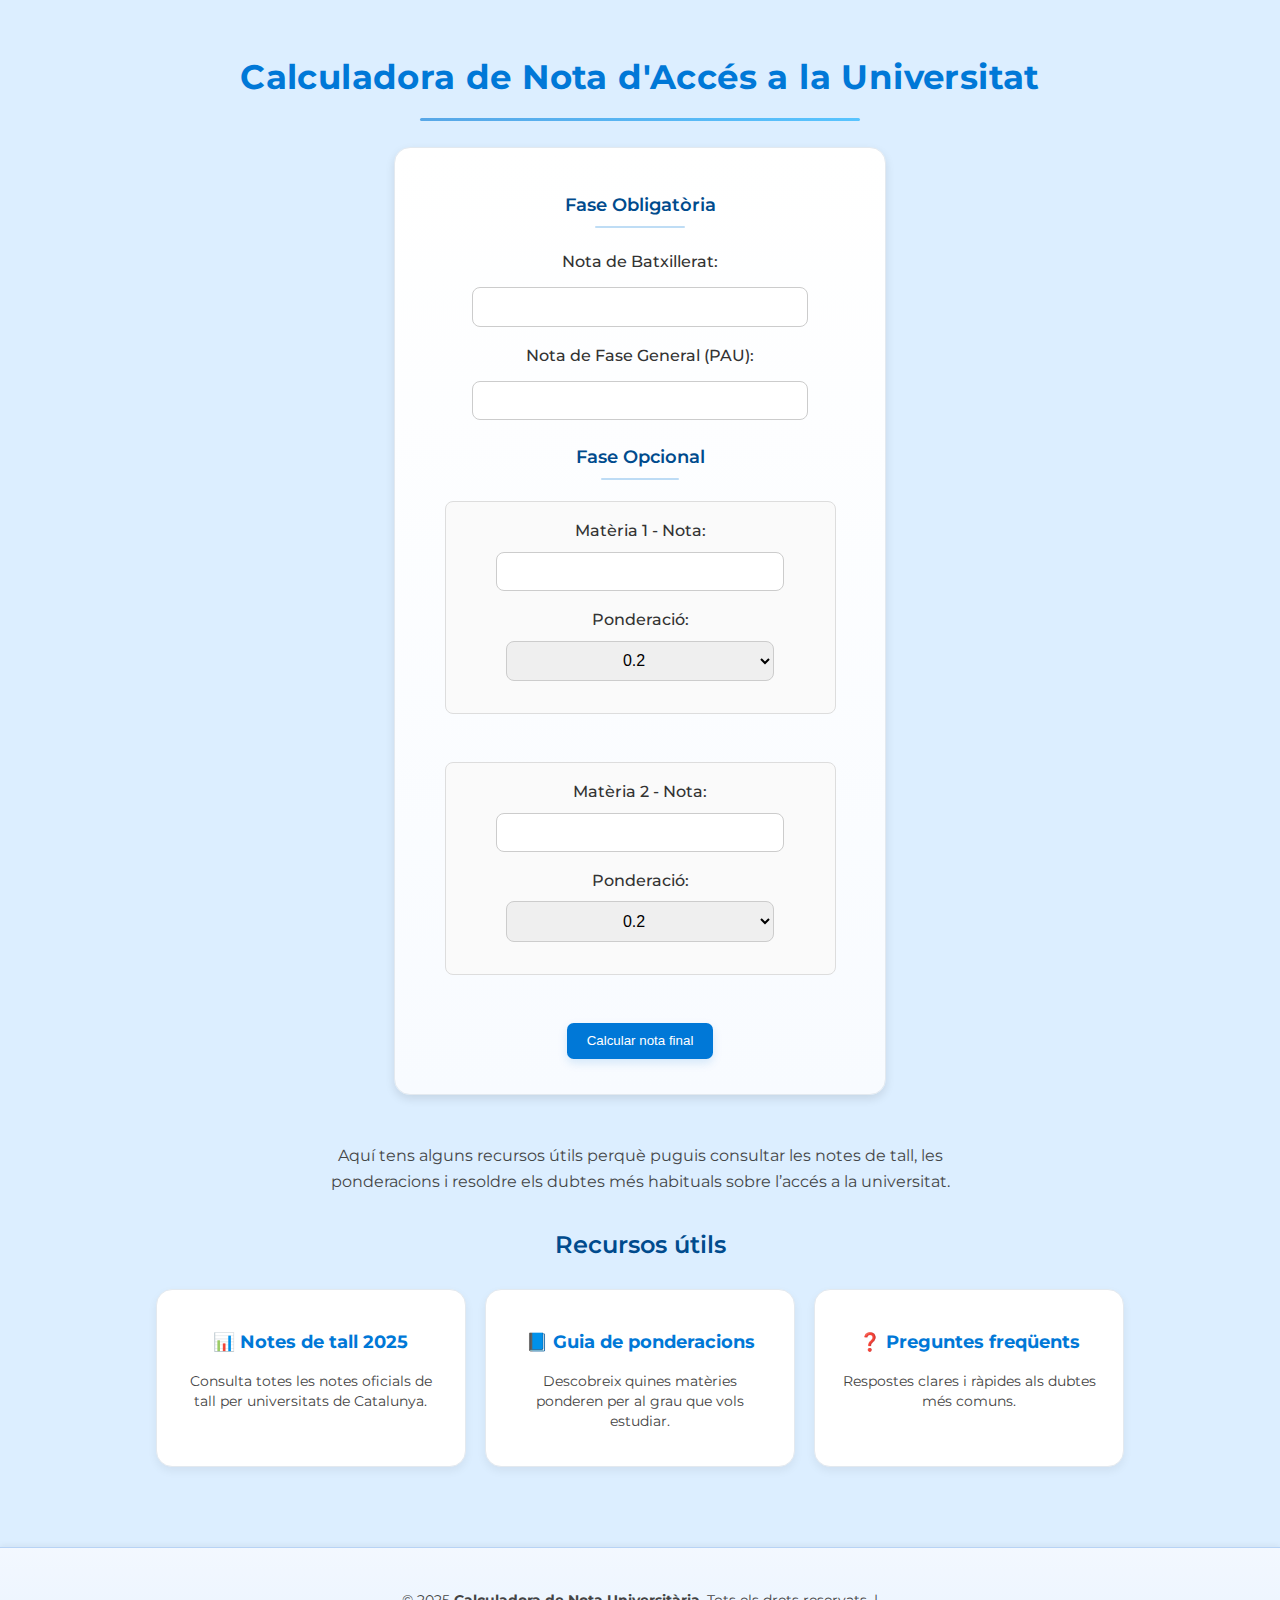
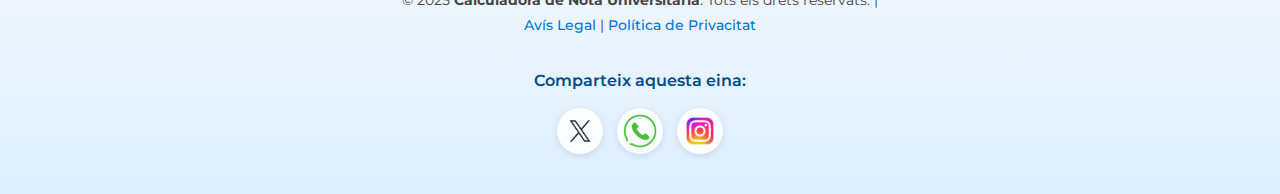
<file: index.html>
<!DOCTYPE html>
<html lang="es">
<link href="https://fonts.googleapis.com/css2?family=Montserrat:wght@400;600&display=swap" rel="stylesheet">
<link rel="icon" type="image/png" href="Fonts/1b782146-a111-4dd7-ac9d-3bb8da1d618d.png">

<head>
  <meta charset="UTF-8">
  <title>Calculadora PAU 2025 - Nota d’Accés Universitària</title>
  <meta name="description" content="Calcula fàcilment la teva nota d'accés a la universitat (PAU + Batxillerat). Eina actualitzada per al 2025 amb ponderacions i fase opcional.">
  <meta name="keywords" content="calculadora pau, nota d'accés, universitat, selectivitat, ponderacions, fase obligatòria, fase opcional, nota batxillerat, catala, catalunya, 2025">
  <script type="application/ld+json">
{
  "@context": "https://schema.org",
  "@type": "WebApplication",
  "name": "Calculadora nota PAU 2025",
  "description": "Calculadora en línia per calcular la nota d'accés universitària.",
  "url": "https://atlas-880.github.io/calculadora_PAU/",
  "applicationCategory": "Education"
}
</script>

  <meta name="viewport" content="width=device-width, initial-scale=1.0">
  <link rel="stylesheet" href="style.css">
  <title>Calculadora de Nota Universitaria</title>
</head>
<body>
  <h1>Calculadora de Nota d'Accés a la Universitat</h1>

    <div class="form">
   <h3 class="fase-obligatoria">Fase Obligatòria</h3>

    <label>Nota de Batxillerat:</label>
    <input type="number" id="bach" step="0.01" min="0" max="10">

    <label>Nota de Fase General (PAU):</label>
    <input type="number" id="pau" step="0.01" min="0" max="10">

    <h3 class="fase-opcional">Fase Opcional</h3>

    <div class="optional">
      <label>Matèria 1 - Nota:</label>
      <input type="number" id="opt1" step="0.01" min="0" max="10">
      <label>Ponderació:</label>
      <select id="pond1">
        <option value="0.2">0.2</option>
        <option value="0.1">0.1</option>
        <option value="0">Cap</option>
      </select>
    </div>
    <p></p>

    <div class="optional">
      <label>Matèria 2 - Nota:</label>
      <input type="number" id="opt2" step="0.01" min="0" max="10">
      <label>Ponderació:</label>
      <select id="pond2">
        <option value="0.2">0.2</option>
        <option value="0.1">0.1</option>
        <option value="0">Cap</option>
    
       
      </select>
    </div>
<p></p>
    <button onclick="calcular()">Calcular nota final</button>
  </div>

 <p id="resultado"></p>

  <script src="script.js"></script>

<p id="resultado"></p>
<section class="resources-intro">
    <p>
        Aquí tens alguns recursos útils perquè puguis consultar les notes de tall, 
        les ponderacions i resoldre els dubtes més habituals sobre l’accés a la universitat.
    </p>
</section>

<section class="resources">
    <h2>Recursos útils</h2>

    <div class="resource-grid">

        <a href="notes-tall-2025.html" class="resource-card">
            <h3>📊 Notes de tall 2025</h3>
            <p>Consulta totes les notes oficials de tall per universitats de Catalunya.</p>
        </a>

        <a href="ponderacions.html" class="resource-card">
            <h3>📘 Guia de ponderacions</h3>
            <p>Descobreix quines matèries ponderen per al grau que vols estudiar.</p>
        </a>

        <a href="faq.html" class="resource-card">
            <h3>❓ Preguntes freqüents</h3>
            <p>Respostes clares i ràpides als dubtes més comuns.</p>
        </a>

    </div>
</section>


</body>

<footer>
  <div class="footer-content">
   <p class="copyright">
  &copy; 2025 <strong>Calculadora de Nota Universitària</strong>.  
  Tots els drets reservats.
  | <span class="links-legals">
      <a href="avis-legal.html" class="footer-link">Avís Legal</a>
      | <a href="politica-privacitat.html" class="footer-link">Política de Privacitat</a>
    </span>
</p>


    <section class="social-section" aria-label="Xarxes socials">
      <h4>Comparteix aquesta eina:</h4>
      <div class="socials" role="navigation" aria-label="Enllaços a xarxes socials">
        <a href="https://twitter.com/intent/tweet?text=He%20calculat%20la%20meva%20nota!%20Prova-ho%20tu%20també:%20[https://atlas-880.github.io/calculadora_PAU/]"
           target="_blank" aria-label="Compartir a X (Twitter)" rel="noopener">
          <img src="Fonts/X-logo.png" alt="X (Twitter)" class="social-icon">
        </a>

        <a href="https://wa.me/?text=He%20calculat%20la%20meva%20nota%20d'accés!%20Prova-ho%20tu%20també:%20https://atlas-880.github.io/calculadora_PAU/" " target="_blank" aria-label="Compartir a WhatsApp" rel="noopener">
          <img src="Fonts/whatsapp_def_logo.png" alt="WhatsApp" class="social-icon">
        </a>

        <a href="[https://atlas-880.github.io/calculadora_PAU/]" target="_blank" aria-label="Segueix-nos a Instagram" rel="noopener">
          <img src="Fonts/instagram_logo.png" alt="Instagram" class="social-icon">
        </a>
      </div>
    </section>
  </div>
</footer>
</html>
</file>
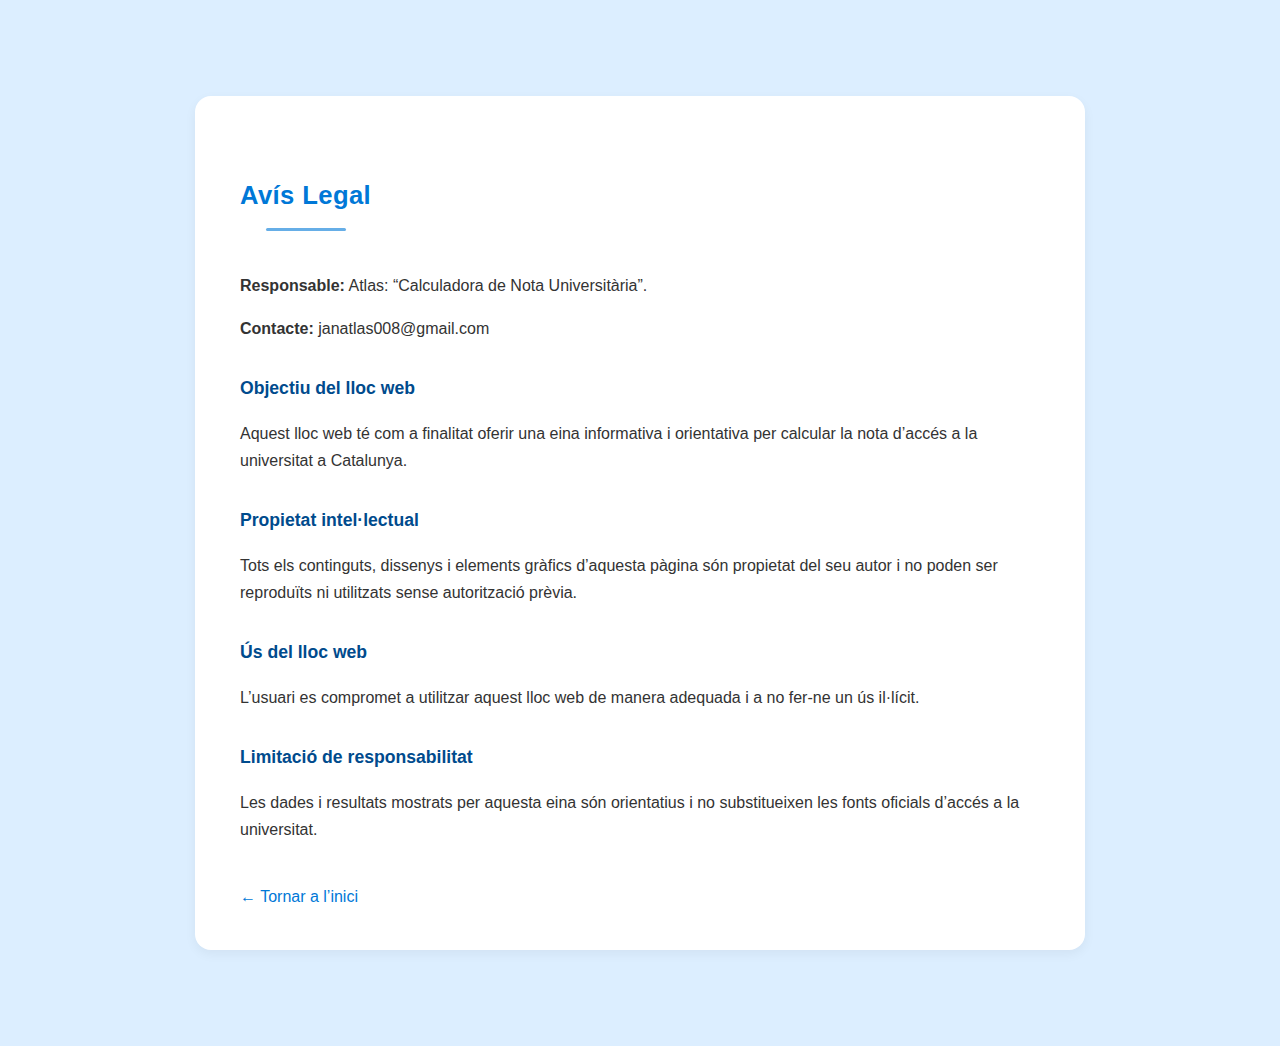
<file: avis-legal.html>
<!DOCTYPE html>
<html lang="ca">
<head>
  <meta charset="UTF-8">
  <meta name="viewport" content="width=device-width, initial-scale=1.0">
  <title>Avís Legal - Calculadora de Nota Universitària</title>
  <link rel="stylesheet" href="style.css">
</head>
<body class="legal-page">
  <div class="legal-container">
    <h1>Avís Legal</h1>
    <p><strong>Responsable:</strong> Atlas: “Calculadora de Nota Universitària”.</p>
    <p><strong>Contacte:</strong> janatlas008@gmail.com</p>

    <h2>Objectiu del lloc web</h2>
    <p>Aquest lloc web té com a finalitat oferir una eina informativa i orientativa per calcular la nota d’accés a la universitat a Catalunya.</p>

    <h2>Propietat intel·lectual</h2>
    <p>Tots els continguts, dissenys i elements gràfics d’aquesta pàgina són propietat del seu autor i no poden ser reproduïts ni utilitzats sense autorització prèvia.</p>

    <h2>Ús del lloc web</h2>
    <p>L’usuari es compromet a utilitzar aquest lloc web de manera adequada i a no fer-ne un ús il·lícit.</p>

    <h2>Limitació de responsabilitat</h2>
    <p>Les dades i resultats mostrats per aquesta eina són orientatius i no substitueixen les fonts oficials d’accés a la universitat.</p>

    <a href="index.html" class="footer-link">← Tornar a l’inici</a>
  </div>
</body>
</html>
</file>
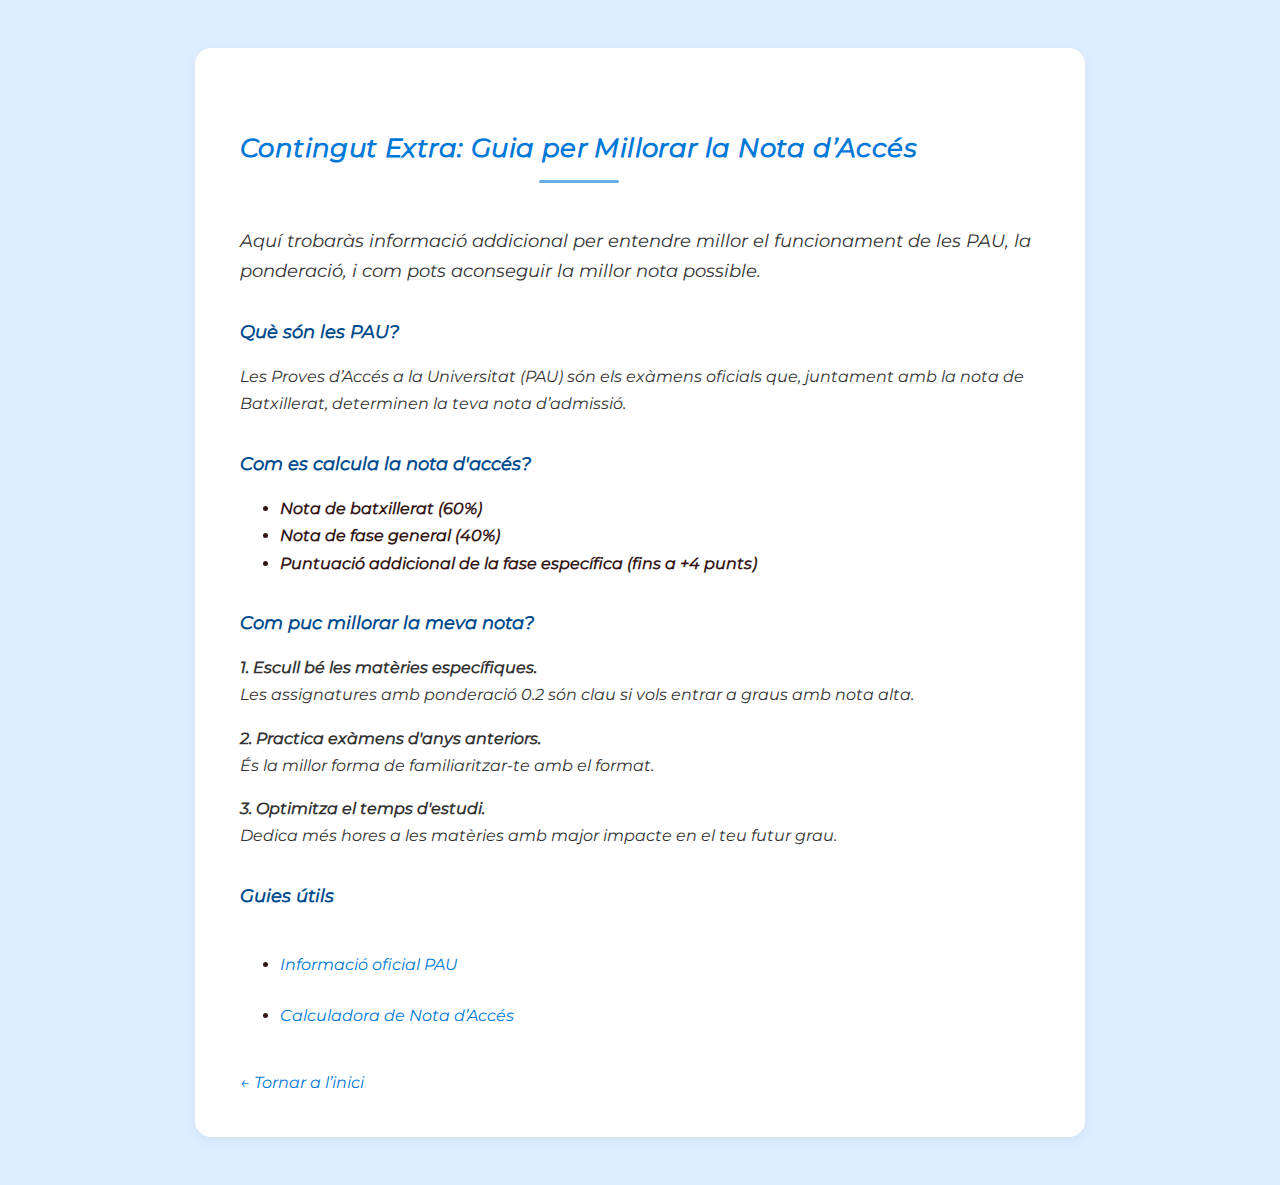
<file: contingut-extra.html>
<!DOCTYPE html>
<html lang="ca">
<head>
  <meta charset="UTF-8">
  <meta name="viewport" content="width=device-width, initial-scale=1.0">

  <title>Guia PAU i Consells per Millorar la Nota - Calculadora PAU</title>

  <meta name="description" content="Guia completa per entendre les PAU, consells per pujar nota, com funciona la ponderació i com optimitzar la fase general i fase específica.">
  <link rel="stylesheet" href="style.css">

</head>
<body>

  <div class="legal-container">
    <h1>Contingut Extra: Guia per Millorar la Nota d’Accés</h1>

    <p style="font-size:1.1em;">
      Aquí trobaràs informació addicional per entendre millor el funcionament de les PAU, la ponderació, i com pots aconseguir la millor nota possible.
    </p>

    <h2>Què són les PAU?</h2>
    <p>
      Les Proves d’Accés a la Universitat (PAU) són els exàmens oficials que, juntament amb la nota de Batxillerat, determinen la teva nota d’admissió.
    </p>

    <h2>Com es calcula la nota d'accés?</h2>
    <ul>
      <li><strong>Nota de batxillerat (60%)</strong></li>
      <li><strong>Nota de fase general (40%)</strong></li>
      <li><strong>Puntuació addicional de la fase específica (fins a +4 punts)</strong></li>
    </ul>

    <h2>Com puc millorar la meva nota?</h2>
    <p><strong>1. Escull bé les matèries específiques.</strong><br> Les assignatures amb ponderació 0.2 són clau si vols entrar a graus amb nota alta.</p>

    <p><strong>2. Practica exàmens d'anys anteriors.</strong><br> És la millor forma de familiaritzar-te amb el format.</p>

    <p><strong>3. Optimitza el temps d'estudi.</strong><br> Dedica més hores a les matèries amb major impacte en el teu futur grau.</p>

    <h2>Guies útils</h2>
    <ul>
      <li><a class="footer-link" href="https://universitats.gencat.cat/ca/pau" target="_blank">Informació oficial PAU</a></li>
      <li><a class="footer-link" href="index.html">Calculadora de Nota d’Accés</a></li>
    </ul>

    <a href="index.html" class="footer-link">← Tornar a l’inici</a>
  </div>

</body>
</html>
</file>
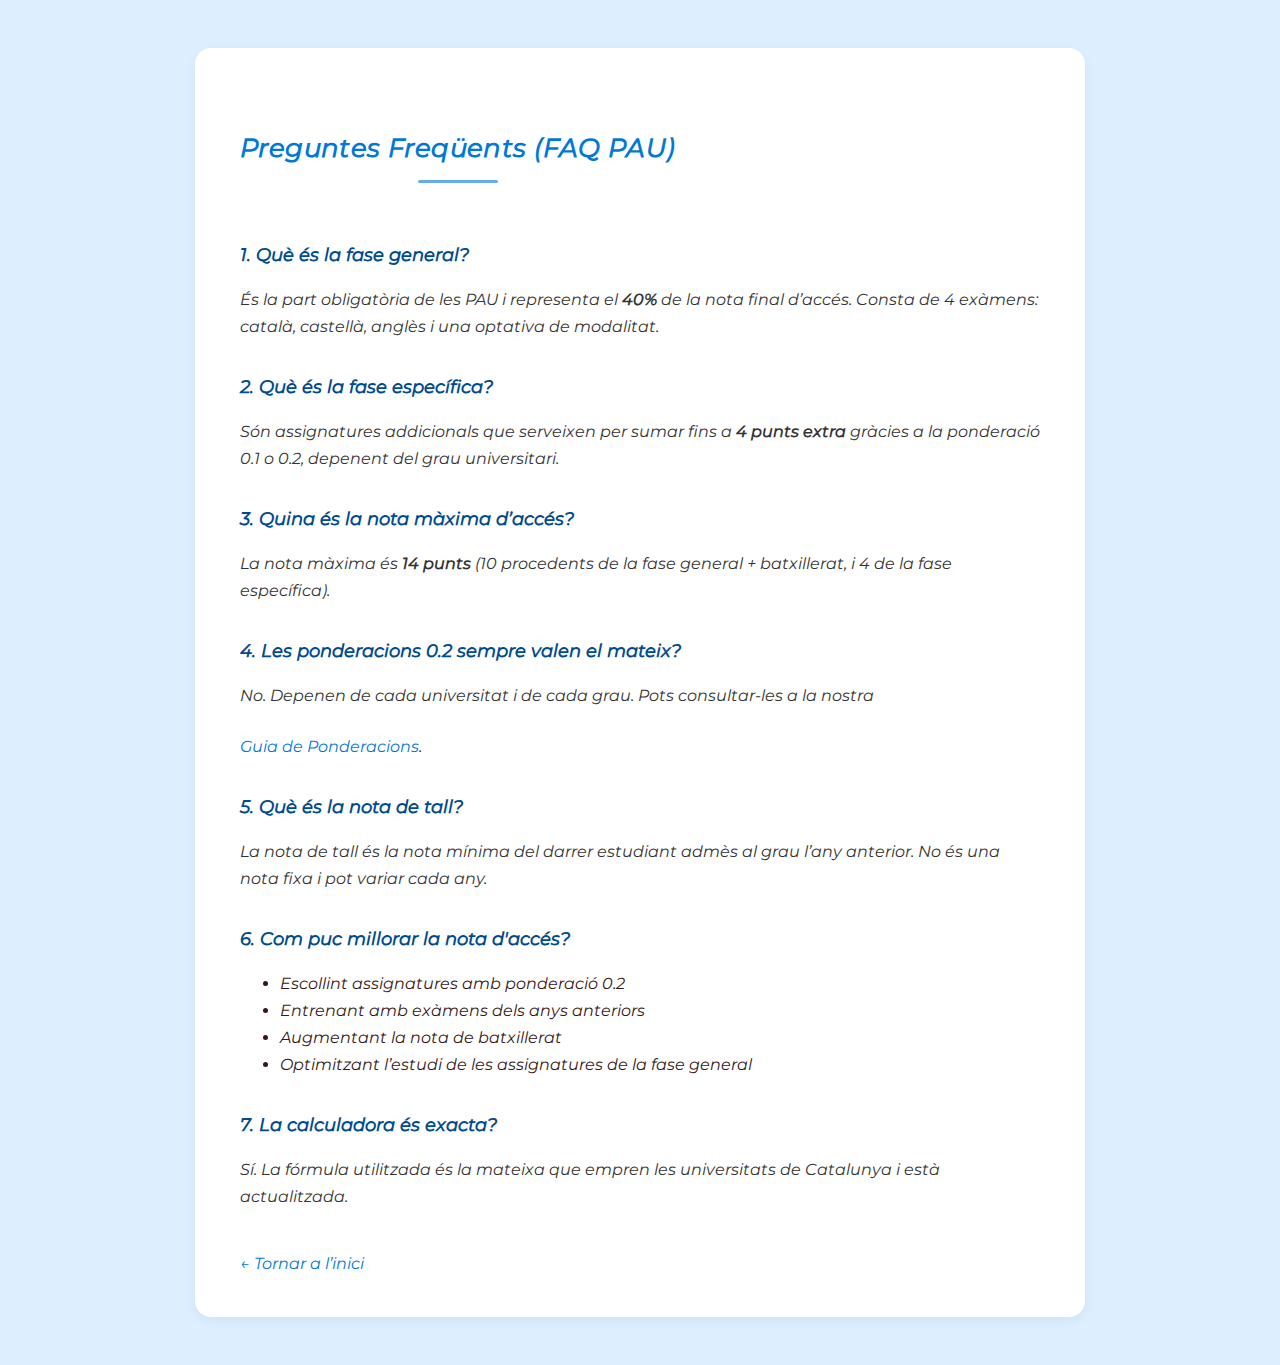
<file: faq.html>
<!DOCTYPE html>
<html lang="ca">
<head>
  <meta charset="UTF-8">
  <meta name="viewport" content="width=device-width, initial-scale=1.0">
  <title>Preguntes Freqüents PAU - Calculadora de Nota Universitària</title>

  <meta name="description" content="FAQ PAU: dubtes habituals sobre la nota d'accés, ponderacions, calculadora PAU, nota de tall i fase específica.">
  <link rel="stylesheet" href="style.css">
</head>
<body>

  <div class="legal-container">
    <h1>Preguntes Freqüents (FAQ PAU)</h1>

    <h2>1. Què és la fase general?</h2>
    <p>
      És la part obligatòria de les PAU i representa el <strong>40%</strong> de la nota final d’accés. 
      Consta de 4 exàmens: català, castellà, anglès i una optativa de modalitat.
    </p>

    <h2>2. Què és la fase específica?</h2>
    <p>
      Són assignatures addicionals que serveixen per sumar fins a <strong>4 punts extra</strong>
      gràcies a la ponderació 0.1 o 0.2, depenent del grau universitari.
    </p>

    <h2>3. Quina és la nota màxima d’accés?</h2>
    <p>La nota màxima és <strong>14 punts</strong> (10 procedents de la fase general + batxillerat, i 4 de la fase específica).</p>

    <h2>4. Les ponderacions 0.2 sempre valen el mateix?</h2>
    <p>No. Depenen de cada universitat i de cada grau. Pots consultar-les a la nostra <a href="ponderacions.html" class="footer-link">Guia de Ponderacions</a>.</p>

    <h2>5. Què és la nota de tall?</h2>
    <p>
      La nota de tall és la nota mínima del darrer estudiant admès al grau l’any anterior. 
      No és una nota fixa i pot variar cada any.
    </p>

    <h2>6. Com puc millorar la nota d'accés?</h2>
    <ul>
      <li>Escollint assignatures amb ponderació 0.2</li>
      <li>Entrenant amb exàmens dels anys anteriors</li>
      <li>Augmentant la nota de batxillerat</li>
      <li>Optimitzant l’estudi de les assignatures de la fase general</li>
    </ul>

    <h2>7. La calculadora és exacta?</h2>
    <p>
      Sí. La fórmula utilitzada és la mateixa que empren les universitats de Catalunya i està actualitzada.
    </p>

    <a href="index.html" class="footer-link">← Tornar a l’inici</a>
  </div>

</body>
</html>
</file>
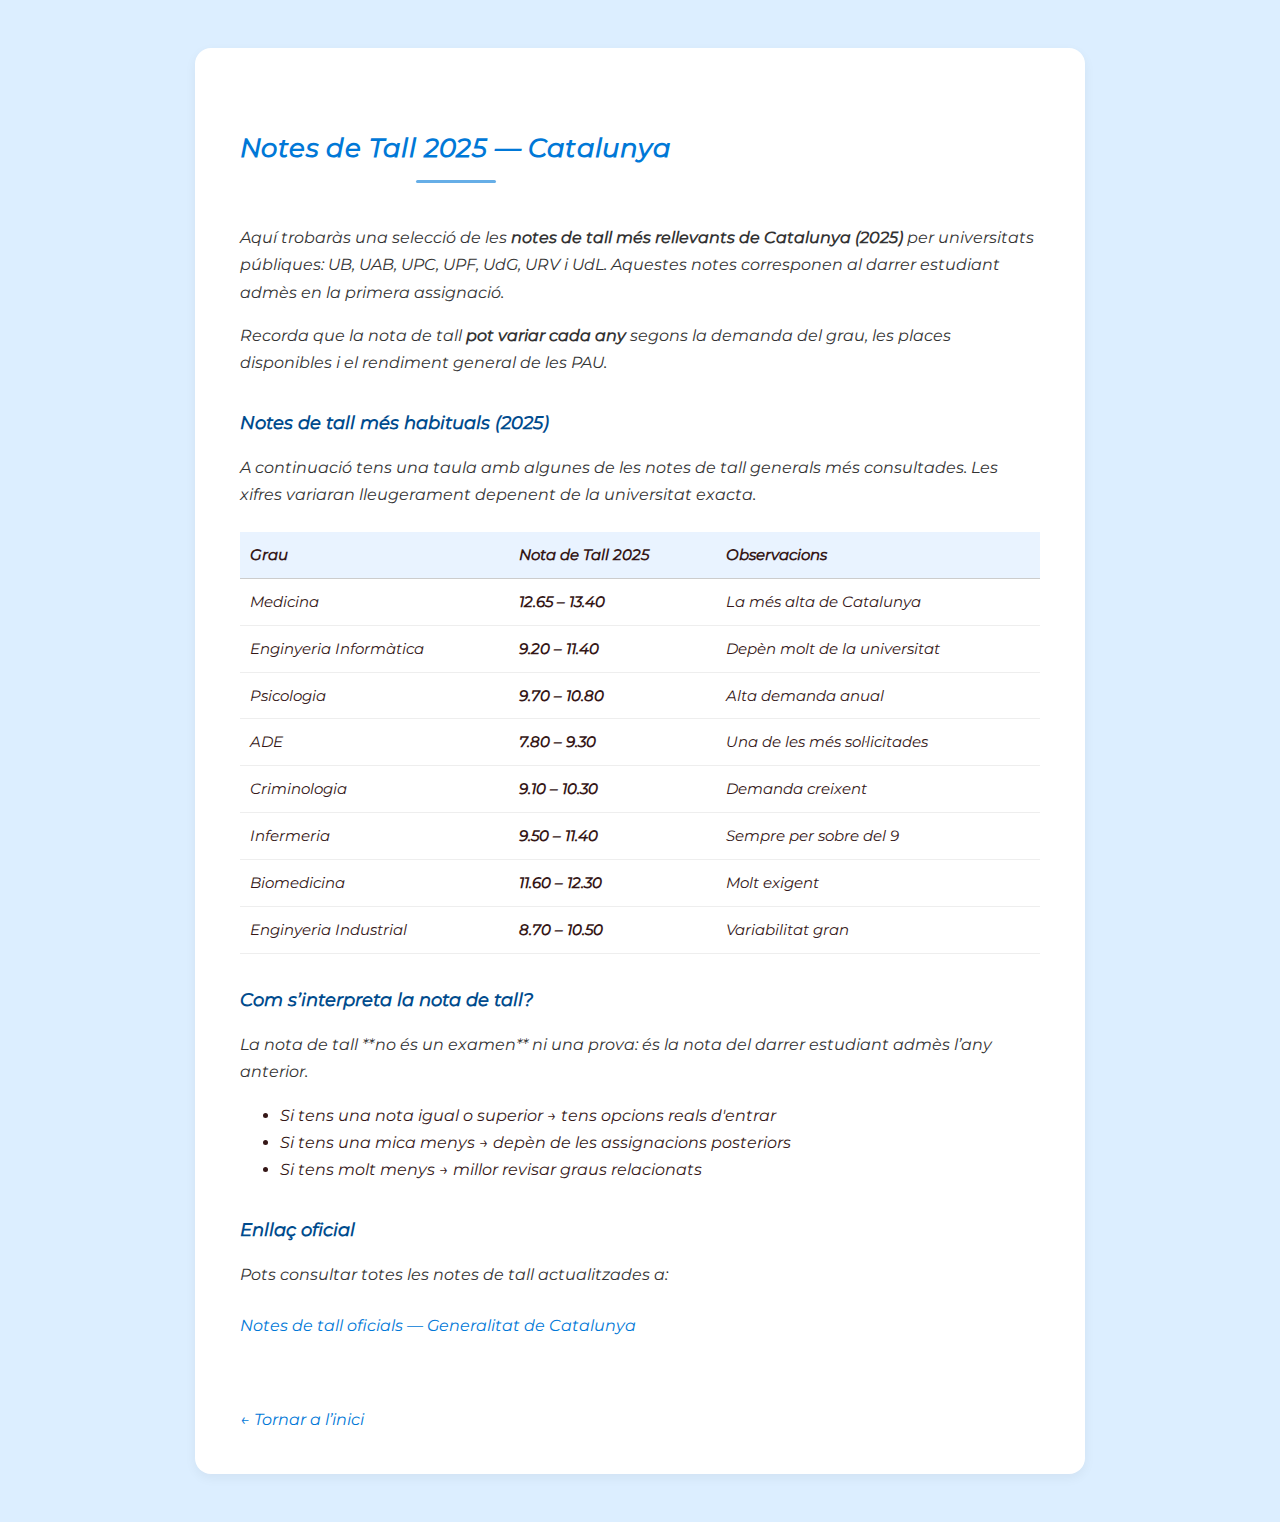
<file: notes-tall-2025.html>
<!DOCTYPE html>
<html lang="ca">
<head>
  <meta charset="UTF-8">
  <meta name="viewport" content="width=device-width, initial-scale=1.0">
  <title>Notes de Tall 2025 Catalunya — Graus Universitaris</title>

  <meta name="description" content="Consulta les notes de tall 2025 de Catalunya: Medicina, Enginyeria, Psicologia, ADE, Criminologia i tots els graus universitaris. Taules actuals i guia per interpretar-les.">
  <link rel="stylesheet" href="style.css">
</head>

<body>

  <div class="legal-container">
    <h1>Notes de Tall 2025 — Catalunya</h1>

    <p>
      Aquí trobaràs una selecció de les <strong>notes de tall més rellevants de Catalunya (2025)</strong> 
      per universitats públiques: UB, UAB, UPC, UPF, UdG, URV i UdL.
      Aquestes notes corresponen al darrer estudiant admès en la primera assignació.
    </p>

    <p>
      Recorda que la nota de tall <strong>pot variar cada any</strong> segons la demanda del grau, 
      les places disponibles i el rendiment general de les PAU.
    </p>

    <h2>Notes de tall més habituals (2025)</h2>

    <p>
      A continuació tens una taula amb algunes de les notes de tall generals més consultades.
      Les xifres variaran lleugerament depenent de la universitat exacta.
    </p>

    <!-- TAULA RESPONSIVA -->
    <div style="overflow-x: auto; margin-top: 1.5em;">
      <table style="width:100%; border-collapse: collapse; font-size: 0.95em;">
        <thead style="background:#e9f3ff;">
          <tr>
            <th style="padding:10px; border-bottom:1px solid #ccc;">Grau</th>
            <th style="padding:10px; border-bottom:1px solid #ccc;">Nota de Tall 2025</th>
            <th style="padding:10px; border-bottom:1px solid #ccc;">Observacions</th>
          </tr>
        </thead>
        <tbody>

          <tr>
            <td style="padding:10px; border-bottom:1px solid #eee;">Medicina</td>
            <td style="padding:10px; border-bottom:1px solid #eee; font-weight:bold;">12.65 – 13.40</td>
            <td style="padding:10px; border-bottom:1px solid #eee;">La més alta de Catalunya</td>
          </tr>

          <tr>
            <td style="padding:10px; border-bottom:1px solid #eee;">Enginyeria Informàtica</td>
            <td style="padding:10px; border-bottom:1px solid #eee; font-weight:bold;">9.20 – 11.40</td>
            <td style="padding:10px; border-bottom:1px solid #eee;">Depèn molt de la universitat</td>
          </tr>

          <tr>
            <td style="padding:10px; border-bottom:1px solid #eee;">Psicologia</td>
            <td style="padding:10px; border-bottom:1px solid #eee; font-weight:bold;">9.70 – 10.80</td>
            <td style="padding:10px; border-bottom:1px solid #eee;">Alta demanda anual</td>
          </tr>

          <tr>
            <td style="padding:10px; border-bottom:1px solid #eee;">ADE</td>
            <td style="padding:10px; border-bottom:1px solid #eee; font-weight:bold;">7.80 – 9.30</td>
            <td style="padding:10px; border-bottom:1px solid #eee;">Una de les més sol·licitades</td>
          </tr>

          <tr>
            <td style="padding:10px; border-bottom:1px solid #eee;">Criminologia</td>
            <td style="padding:10px; border-bottom:1px solid #eee; font-weight:bold;">9.10 – 10.30</td>
            <td style="padding:10px; border-bottom:1px solid #eee;">Demanda creixent</td>
          </tr>

          <tr>
            <td style="padding:10px; border-bottom:1px solid #eee;">Infermeria</td>
            <td style="padding:10px; border-bottom:1px solid #eee; font-weight:bold;">9.50 – 11.40</td>
            <td style="padding:10px; border-bottom:1px solid #eee;">Sempre per sobre del 9</td>
          </tr>

          <tr>
            <td style="padding:10px; border-bottom:1px solid #eee;">Biomedicina</td>
            <td style="padding:10px; border-bottom:1px solid #eee; font-weight:bold;">11.60 – 12.30</td>
            <td style="padding:10px; border-bottom:1px solid #eee;">Molt exigent</td>
          </tr>

          <tr>
            <td style="padding:10px; border-bottom:1px solid #eee;">Enginyeria Industrial</td>
            <td style="padding:10px; border-bottom:1px solid #eee; font-weight:bold;">8.70 – 10.50</td>
            <td style="padding:10px; border-bottom:1px solid #eee;">Variabilitat gran</td>
          </tr>

        </tbody>
      </table>
    </div>

    <h2>Com s’interpreta la nota de tall?</h2>
    <p>
      La nota de tall **no és un examen** ni una prova: és la nota del darrer estudiant admès l’any anterior.
    </p>
    <ul>
      <li>Si tens una nota igual o superior → tens opcions reals d'entrar</li>
      <li>Si tens una mica menys → depèn de les assignacions posteriors</li>
      <li>Si tens molt menys → millor revisar graus relacionats</li>
    </ul>

    <h2>Enllaç oficial</h2>
    <p>
      Pots consultar totes les notes de tall actualitzades a:
      <br>
      <a href="https://universitats.gencat.cat/web/.content/02_preinscripcio/enllac-documents/notes-de-tall/Notes-tall-1a-assignacio_juny_2025_v3.pdf" target="_blank" class="footer-link">
        Notes de tall oficials — Generalitat de Catalunya
      </a>
    </p>

    <br>

    <a href="index.html" class="footer-link">← Tornar a l’inici</a>
  </div>

</body>
</html>
</file>
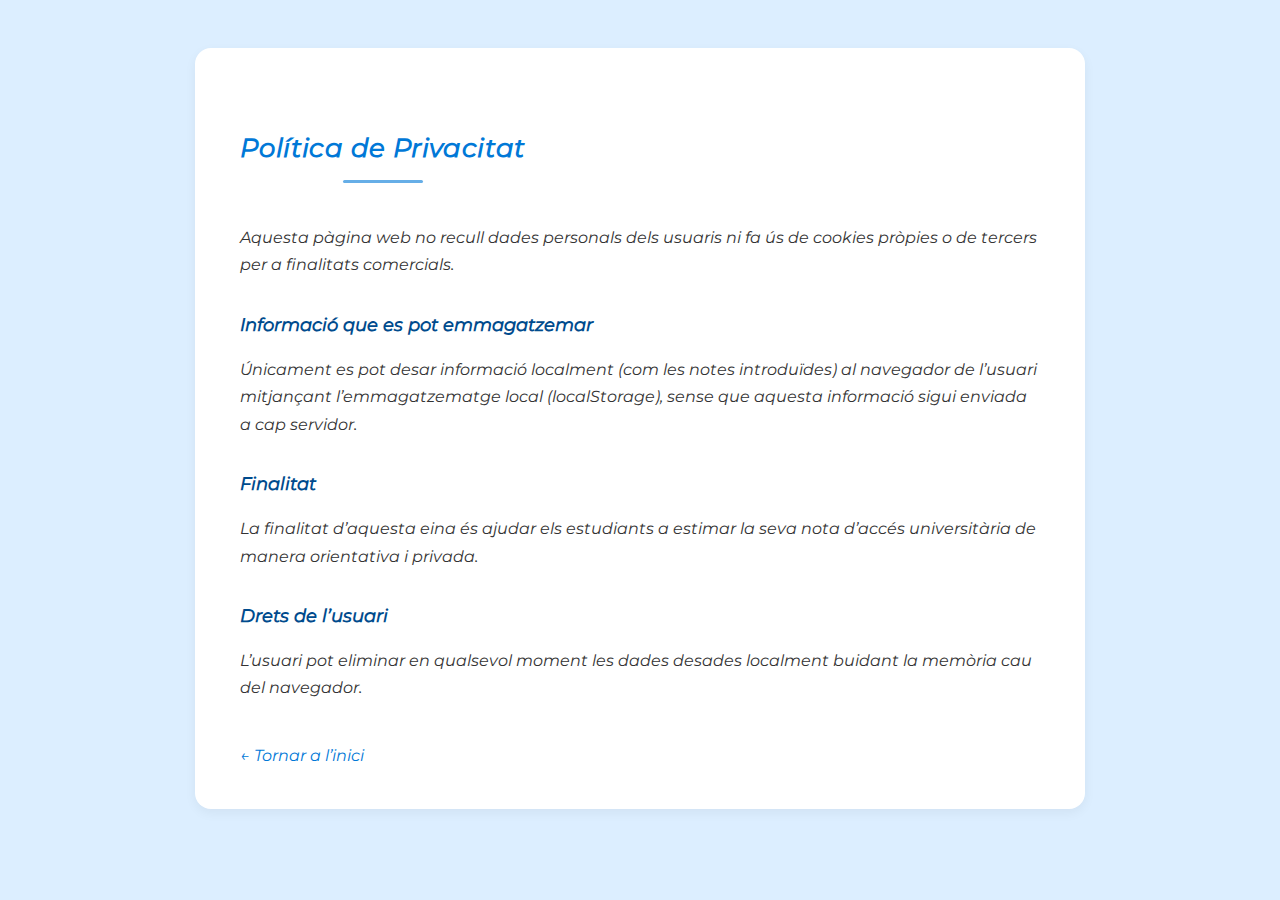
<file: politica-privacitat.html>
<!DOCTYPE html>
<html lang="ca">
<head>
  <meta charset="UTF-8">
  <meta name="viewport" content="width=device-width, initial-scale=1.0">
  <title>Política de Privacitat - Calculadora de Nota Universitària</title>
  <link rel="stylesheet" href="style.css">
</head>
<body>
  <div class="legal-container">
    <h1>Política de Privacitat</h1>

    <p>Aquesta pàgina web no recull dades personals dels usuaris ni fa ús de cookies pròpies o de tercers per a finalitats comercials.</p>

    <h2>Informació que es pot emmagatzemar</h2>
    <p>Únicament es pot desar informació localment (com les notes introduïdes) al navegador de l’usuari mitjançant l’emmagatzematge local (<em>localStorage</em>), sense que aquesta informació sigui enviada a cap servidor.</p>

    <h2>Finalitat</h2>
    <p>La finalitat d’aquesta eina és ajudar els estudiants a estimar la seva nota d’accés universitària de manera orientativa i privada.</p>

    <h2>Drets de l’usuari</h2>
    <p>L’usuari pot eliminar en qualsevol moment les dades desades localment buidant la memòria cau del navegador.</p>

    <a href="index.html" class="footer-link">← Tornar a l’inici</a>
  </div>
</body>
</html>
</file>
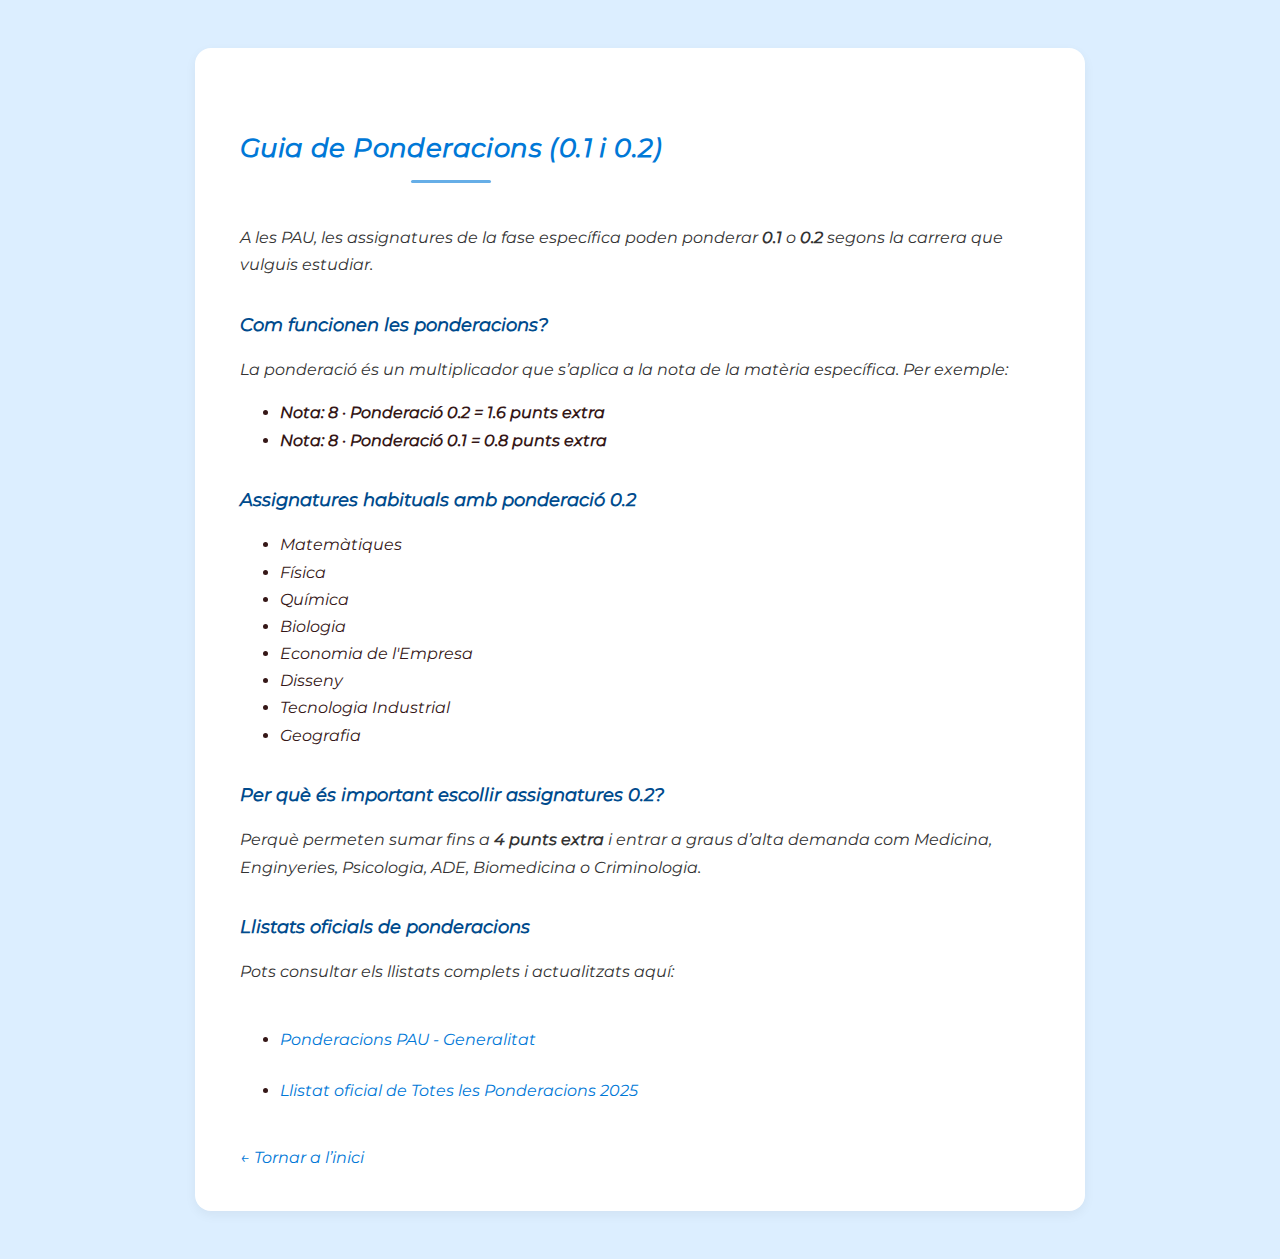
<file: ponderacions.html>
<!DOCTYPE html>
<html lang="ca">
<head>
  <meta charset="UTF-8">
  <meta name="viewport" content="width=device-width, initial-scale=1.0">
  <title>Ponderacions PAU 0.1 i 0.2 - Guia Completa</title>

  <meta name="description" content="Guia completa de ponderacions PAU 0.1 i 0.2 per a tots els graus universitaris de Catalunya. Explicació clara i actualitzada.">
  <link rel="stylesheet" href="style.css">
</head>
<body>

  <div class="legal-container">
    <h1>Guia de Ponderacions (0.1 i 0.2)</h1>

    <p>A les PAU, les assignatures de la fase específica poden ponderar <strong>0.1</strong> o <strong>0.2</strong> segons la carrera que vulguis estudiar.</p>

    <h2>Com funcionen les ponderacions?</h2>
    <p>
      La ponderació és un multiplicador que s’aplica a la nota de la matèria específica.
      Per exemple:
    </p>

    <ul>
      <li><strong>Nota: 8 · Ponderació 0.2 = 1.6 punts extra</strong></li>
      <li><strong>Nota: 8 · Ponderació 0.1 = 0.8 punts extra</strong></li>
    </ul>

    <h2>Assignatures habituals amb ponderació 0.2</h2>
    <ul>
      <li>Matemàtiques</li>
      <li>Física</li>
      <li>Química</li>
      <li>Biologia</li>
      <li>Economia de l'Empresa</li>
      <li>Disseny</li>
      <li>Tecnologia Industrial</li>
      <li>Geografia</li>
    </ul>

    <h2>Per què és important escollir assignatures 0.2?</h2>
    <p>
      Perquè permeten sumar fins a <strong>4 punts extra</strong> i entrar a graus d’alta demanda 
      com Medicina, Enginyeries, Psicologia, ADE, Biomedicina o Criminologia.
    </p>

    <h2>Llistats oficials de ponderacions</h2>
    <p>
      Pots consultar els llistats complets i actualitzats aquí:
    </p>
    <ul>
      <li><a href="https://universitats.gencat.cat/es/preinscripcions/ponderacions/" class="footer-link" target="_blank">Ponderacions PAU - Generalitat</a></li>
      <li><a href="https://universitats.gencat.cat/web/.content/02_preinscripcio/enllac-documents/Ponderacions-2025_v7.pdf" class="footer-link" target="_blank">Llistat oficial de Totes les Ponderacions 2025</a></li>
    </ul>

    <a href="index.html" class="footer-link">← Tornar a l’inici</a>
  </div>

</body>
</html>
</file>
<file: style.css>
/* === Font === */
@font-face {
  font-family: 'Mont';
  src: url('Fonts/Montserrat.ttf') format('truetype');
  font-weight: normal;
  font-style: normal;
}

/* === Cos principal === */
body {
  font-family: 'Montserrat', 'Mont', sans-serif;
  text-align: center;
  background: #dceeff;
  color: #351717;
  margin: 0;
  padding: 0;
  line-height: 1.6;
  animation: fadeSlideIn 0.8s ease-out;
}

@keyframes fadeSlideIn {
  from { opacity: 0; transform: translateY(20px); }
  to { opacity: 1; transform: translateY(0); }
}

/* === Títol === */
h1 {
  font-weight: 700;
  font-size: 2.1rem;
  color: #0078d7;
  letter-spacing: 0.4px;
  margin: 1.5em 0 0.8em;
  position: relative;
  display: inline-block;
  text-align: center;
}

@keyframes slideIn {
  from { opacity: 0; transform: translateY(-15px); }
  to { opacity: 1; transform: translateY(0); }
}

h1::after {
  content: "";
  display: block;
  width: 55%;
  margin: 0.4em auto 0;
  height: 3px;
  background: linear-gradient(90deg, #0078d7, #00a8ff);
  border-radius: 3px;
  opacity: 0.6;
}

/* === Formulari === */
.form {
  background: linear-gradient(180deg, #ffffff 0%, #f8fbff 100%);
  border: 1px solid #e3e9ef;
  padding: 2.2em;
  border-radius: 1em;
  box-shadow: 0 4px 10px rgba(0,0,0,0.1);
  width: 90%;
  max-width: 420px;
  margin: 0 auto;
  display: flex;
  flex-direction: column;
  align-items: center;
}


label {
  font-weight: 500;
  color: #333;
  margin-bottom: 0.3em;
  text-align: center;
  width: 80%;
}

input, select {
  display: block;
  margin: 0.5em auto 1em;
  padding: 0.6em;
  width: 75%;
  border-radius: 0.5em;
  border: 1px solid #ccc;
  text-align: center;
  font-size: 1em;
}

button {
  padding: 0.8em 1.5em;
  background: #0078D7;
  color: white;
  border: none;
  border-radius: 0.5em;
  cursor: pointer;
  transition: all 0.2s ease;
  box-shadow: 0 4px 10px rgba(0,120,215,0.15);
}
button:hover {
  background: #1d7bbe;
  transform: translateY(-2px);
  box-shadow: 0 6px 14px rgba(0,120,215,0.3);
}

/* === Fases === */
.fase-obligatoria,
.fase-opcional {
  color: #004b8d;
  font-weight: 600;
  font-size: 1.1rem;
  margin-top:0.4em;
  margin-bottom: 0.8em;
  text-align: center;
  position: relative;
}
.fase-obligatoria::after,
.fase-opcional::after {
  content: "";
  display: block;
  width: 60%;
  margin: 0.4em auto;
  height: 2px;
  background: #0078d7;
  border-radius: 1px;
  opacity: 0.25;
}

/* === Opcional === */
.optional {
  border: 1px solid #ddd;
  padding: 1em;
  border-radius: 0.5em;
  background: #fafafa;
  margin-bottom: 1em;
  width: 85%;
  text-align: center;
}

/* === Resultat === */
.result-box {
  margin-top: 1.5em;
  padding: 1.5em 1em 2em;
  background: #fff;
  border-radius: 1em;
  display: inline-block;
  box-shadow: 0 4px 8px rgba(0,0,0,0.1);
  animation: fadeIn 0.8s ease-in-out;
}
@keyframes fadeIn {
  from { opacity: 0; transform: translateY(10px); }
  to { opacity: 1; transform: translateY(0); }
}

.nota {
  font-size: 1.5em;
  font-weight: bold;
  color: #222;
}

.progress-container {
  width: 80%;
  background: #e5e5e5;
  border-radius: 1em;
  margin: 0.5em auto 1em;
  height: 18px;
  overflow: hidden;
}
.progress-bar {
  height: 100%;
  background: #0078d7;
  width: 0;
  border-radius: 1em;
  transition: width 1s ease-in-out;
}

/* === FOOTER === */
footer {
  width: 100%;
  background: linear-gradient(180deg, #f3f8ff 0%, #dceeff 100%);
  border-top: 1px solid #b7d3f5;
  padding: 2.5em 0;
  margin-top: 5em;
  text-align: center;
  color: #333;
  box-shadow: 0 -2px 6px rgba(0, 0, 0, 0.05);
}

.footer-content {
  max-width: 600px;
  margin: 0 auto;
  display: flex;
  flex-direction: column;
  align-items: center;
  gap: 1.5em;
  width: 100%;
  padding: 0 1.2rem;
}

.copyright {
  font-size: 0.9em;
  color: #444;
  line-height: 1.7;
  margin: 0 auto;
  max-width: 100%;
  text-align: center;
}

.footer-link {
  color: #0078d7;
  text-decoration: none;
  font-weight: 500;
  transition: color 0.2s ease;
}
.footer-link:hover {
  color: #005bb5;
  text-decoration: underline;
}

/* Xarxes socials */
.social-section {
  display: flex;
  flex-direction: column;
  align-items: center;
  gap: 0.6em;
}

.social-section h4 {
  font-size: 1em;
  font-weight: 600;
  color: #004b8d;
  margin: 0.4em 0 0.3em;
}

.socials {
  display: flex;
  justify-content: center;
  align-items: center;
  gap: 0.9em;
  flex-wrap: wrap;
}

.social-icon {
  width: 34px;
  height: 34px;
  border-radius: 50%;
  background: white;
  padding: 6px;
  box-shadow: 0 2px 6px rgba(0, 0, 0, 0.1);
  opacity: 0.9;
  transition: all 0.3s ease;
  vertical-align: middle;
}

a[aria-label*="Twitter"] .social-icon:hover { background: #1da1f2; transform: translateY(-2px); opacity: 1; }
a[aria-label*="WhatsApp"] .social-icon:hover { background: #25d366; transform: translateY(-2px); opacity: 1; }
a[aria-label*="Instagram"] .social-icon:hover {
  background: radial-gradient(circle at 30% 107%, #fdf497 0%, #fd5949 45%, #d6249f 60%, #285AEB 90%);
  transform: translateY(-2px);
  opacity: 1;
}

/* === Responsive === */
@media (max-width: 768px) {
  h1 { font-size: 1.4em; margin: 1.2em 0; }
  .form { width: 92%; padding: 1.5em; }
  input, select, button { width: 100%; max-width: 280px; }
  .optional { width: 100%; }
  footer { padding: 2em 1em; }
  .footer-content { max-width: 340px; gap: 1em; }
  .copyright { font-size: 0.8em; }
}


/* ===== ESTIL PER A LES PÀGINES LEGALS ===== */
body.legal-page {
  background: #dceeff;
  font-family: 'Montserrat', sans-serif;
  margin: 0;
  padding: 3em 1em;
  color: #222;
}

.legal-container {
  max-width: 800px;
  margin: 3em auto;
  background: #ffffff;
  padding: 2.5em 2.8em;
  border-radius: 1em;
  box-shadow: 0 4px 12px rgba(0, 0, 0, 0.05);
  text-align: left;
  line-height: 1.7;
}

/* Títol principal */
.legal-container h1 {
  color: #0078d7;
  margin-bottom: 1em;
  font-size: 1.6rem;
  font-weight: 700;
  text-align: left;
  position: relative;
}

.legal-container h1::after {
  content: "";
  display: block;
  width: 80px;
  height: 2.5px;
  background: #0078d7;
  margin-top: 0.4em;
  border-radius: 2px;
}

/* Subtítols */
.legal-container h2 {
  color: #004b8d;
  margin-top: 1.8em;
  margin-bottom: 0.5em;
  font-size: 1.1rem;
  font-weight: 600;
}

/* Paràgrafs */
.legal-container p {
  color: #333;
  margin-bottom: 1em;
  font-size: 1em;
}

/* Enllaç de retorn */
.legal-container a.footer-link {
  display: inline-block;
  margin-top: 1.5em;
  color: #0078d7;
  text-decoration: none;
  font-weight: 500;
}

.legal-container a.footer-link:hover {
  text-decoration: underline;
}

/* Responsiu per mòbils */
@media (max-width: 600px) {
  .legal-container {
    padding: 2em 1.2em;
    border-radius: 0.8em;
  }
}
/* ===== INTRODUCCIÓ ALS RECURSOS ===== */

.resources-intro {
  max-width: 650px;
  margin: 3em auto 1em;
  text-align: center;
  padding: 0 1em;
}

.resources-intro p {
  font-size: 1rem;
  color: #333;
  line-height: 1.6;
  opacity: 0.9;
}


/* ===== TARGETES DE RECURSOS ===== */

.resources {
  margin: 2em auto 3.5em;
  text-align: center;
}

.resources h2 {
  font-size: 1.5rem;
  color: #004b8d;
  margin-bottom: 1em;
  font-weight: 600;
}

.resource-grid {
  display: flex;
  gap: 1.2em;
  justify-content: center;
  flex-wrap: wrap;
}

.resource-card {
  background: white;
  border-radius: 1em;
  padding: 1.3em 1.5em;
  width: 260px;
  text-decoration: none;
  color: #333;
  border: 1px solid #e3e9ef;
  box-shadow: 0 4px 10px rgba(0,0,0,0.06);
  transition: all 0.25s ease;
}

.resource-card:hover {
  transform: translateY(-4px);
  box-shadow: 0 8px 18px rgba(0,0,0,0.12);
}

.resource-card h3 {
  font-size: 1.1rem;
  margin-bottom: 0.4em;
  color: #0078d7;
}

.resource-card p {
  font-size: 0.9rem;
  color: #444;
  line-height: 1.4;
}

/* Responsive */
@media (max-width: 600px) {
  .resource-card {
    width: 90%;
  }

  .resources-intro {
    margin-top: 2em;
  }
}

.intro-text {
  max-width: 750px;
  margin: 1.5em auto 2.2em;
  padding: 0 1em;
  font-size: 1.05rem;
  line-height: 1.65;
  color: #333;
  opacity: 0.95;
}
.links-legals {
  white-space: nowrap;
}
</file>
